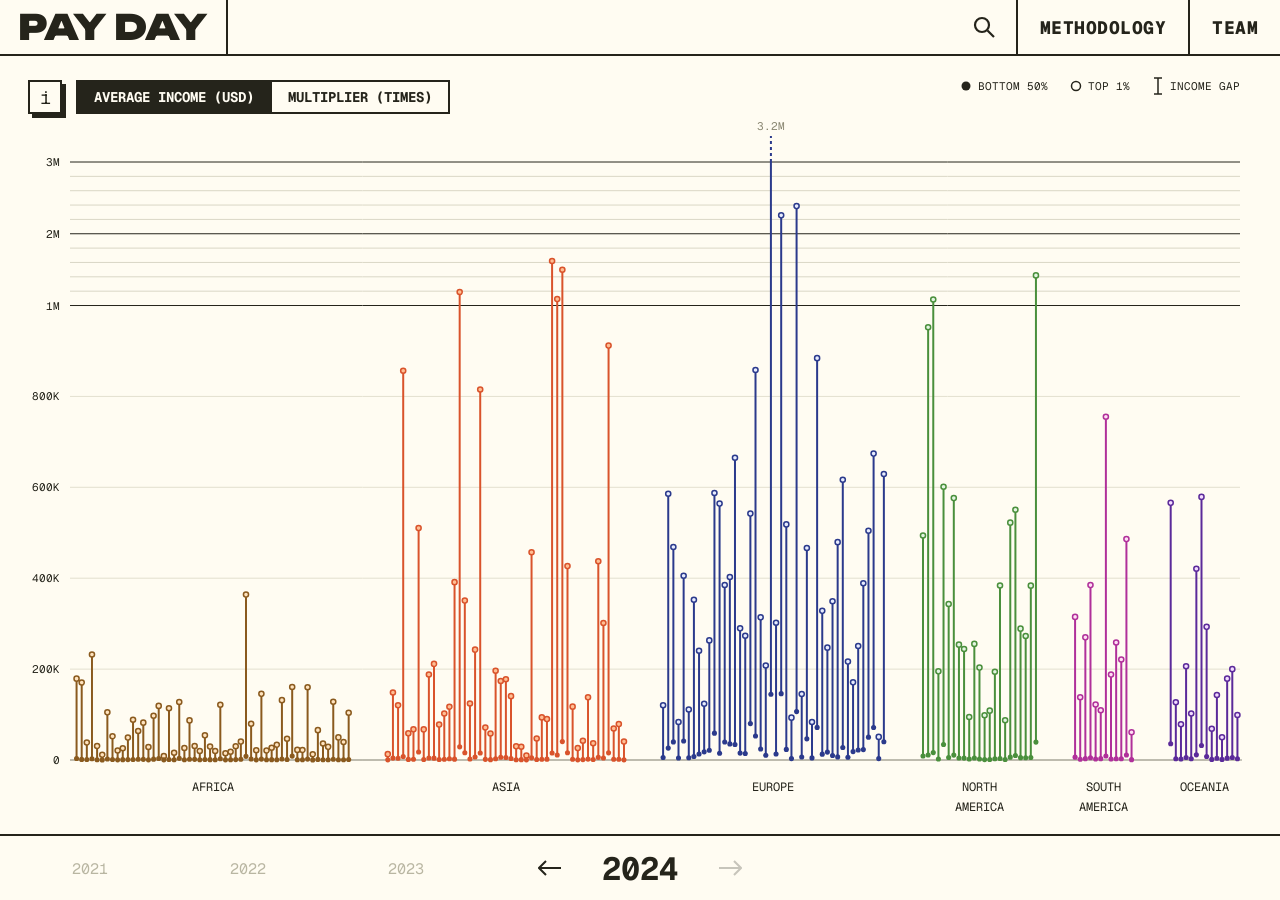
<file: index.html>
<!doctype html>
<html lang="en">
<head>
  <meta charset="utf-8">
  <title>PAY DAY</title>

  <link href="https://fonts.googleapis.com/css2?family=Geist+Mono:ital,wght@0,100..900;1,100..900&family=Unbounded:wght@200..900&display=swap" rel="stylesheet">
  <link rel="stylesheet" href="style.css">

  <script src="libraries/p5.min.js"></script>
  <script src="libraries/p5.sound.min.js"></script>
  <script src="sketch.js"></script>
</head>
<body>
  <!-- titolo + ricerca + bottoni -->
  <header>
    <h1>PAY DAY</h1>
    <div class="toolbar">
      <div id="searchBox">
        <input id="searchInput" placeholder="Country...">
        <button class="round-button" id="searchButton" aria-label="search">
          <svg width="24" height="24" viewBox="0 0 24 24" fill="none" stroke="currentColor" stroke-width="2.2"><circle cx="10" cy="10" r="7"/><path d="M15.5 15.5L22 22"/></svg>
        </button>
      </div>
      <button class="pill-button" onclick="methodologyDialog.showModal()">METHODOLOGY</button>
      <button class="pill-button" onclick="teamDialog.showModal()">TEAM</button>
    </div>
  </header>

  <!-- il canvas di p5 finisce dentro #chartBox -->
  <div id="scrollBox">
    <div id="chartBox"></div>

    <button class="info-button" onclick="infoBox.classList.add('open'); this.style.display='none'">i</button>
    <div class="info-box" id="infoBox">
      <p>Each country is a line between two groups: the poorest 50% (filled dot) and the richest 1% (empty circle). The <b>length of the line is the income gap</b>: <b>Income gap = Top 1% − Bottom 50%</b>. Use the two buttons at the top to switch between the <b>income in USD</b> and the <b>multiplier</b>: in the multiplier view the poorest 50% is always 1x and the line shows <b>how many times</b> the top 1% earns more (<b>Top 1% ÷ Bottom 50%</b>). Hover a country for details, click it to open the country page.</p>
      <p style="display:flex; align-items:center; gap:10px;">
        <svg width="24" height="56" viewBox="0 0 24 56" fill="none" stroke="currentColor" stroke-width="1.5"><path d="M12 8V47"/><circle cx="12" cy="7" r="4.5" fill="var(--bg)"/><circle cx="12" cy="49" r="4.5" fill="currentColor" stroke="none"/></svg>
        <span>the longer the line, the bigger the distance between the two groups</span>
      </p>
      <button onclick="infoBox.classList.remove('open'); document.querySelector('.info-button').style.display='block'">Close</button>
    </div>
    <div class="mode-toggle">
      <button class="mode-button active" id="usdButton">AVERAGE INCOME (USD)</button>
      <button class="mode-button" id="timesButton">MULTIPLIER (TIMES)</button>
    </div>
  </div>

  <!-- barra degli anni (la riempie drawYearBar nello sketch) -->
  <div id="yearBar"></div>

  <!-- tooltip: lo muove lo sketch -->
  <div id="tooltip"></div>

  <dialog id="methodologyDialog" onclick="if (event.target == this) this.close()">
    <form method="dialog"><button class="close-button">x</button></form>
    <h3>Methodology</h3>
    <p>Each country is drawn as a line between the average post-tax income (USD) of the poorest 50% (<code>avg_posttax_usd_bottom50</code>, filled dot) and of the richest 1% (<code>avg_posttax_usd_top1</code>, empty circle). The length of the line is the <b>income gap</b> between the two. The multiplier view fixes the poorest 50% at 1x and puts the empty circle at <b>Top 1% ÷ Bottom 50%</b>, i.e. how many times the richest 1% earns the poorest 50%.</p>
    <ul>
      <li>The vertical axis is linear but in two stretches. In USD: 0 to 1M uses most of the height, 1M to 3M is compressed. In multiplier: 1x to 100x uses most of the height, 100x to 200x is compressed. When the top 1% goes beyond the top of the axis the line is cut and continues dashed, with the value written on top.</li>
      <li>2000-2024, countries grouped by continent, alphabetical.</li>
      <li>Hover a country for the exact values and the income gap, click it to open the country specific page.</li>
      <li>Use the left / right arrow keys or the year bar to change year.</li>
    </ul>
  </dialog>

  <dialog id="teamDialog" onclick="if (event.target == this) this.close()">
    <form method="dialog"><button class="close-button">x</button></form>
    <h3>Team</h3>
    <p>TODO: inserire nomi e ruoli del team</p>
  </dialog>
</body>
</html>
</file>
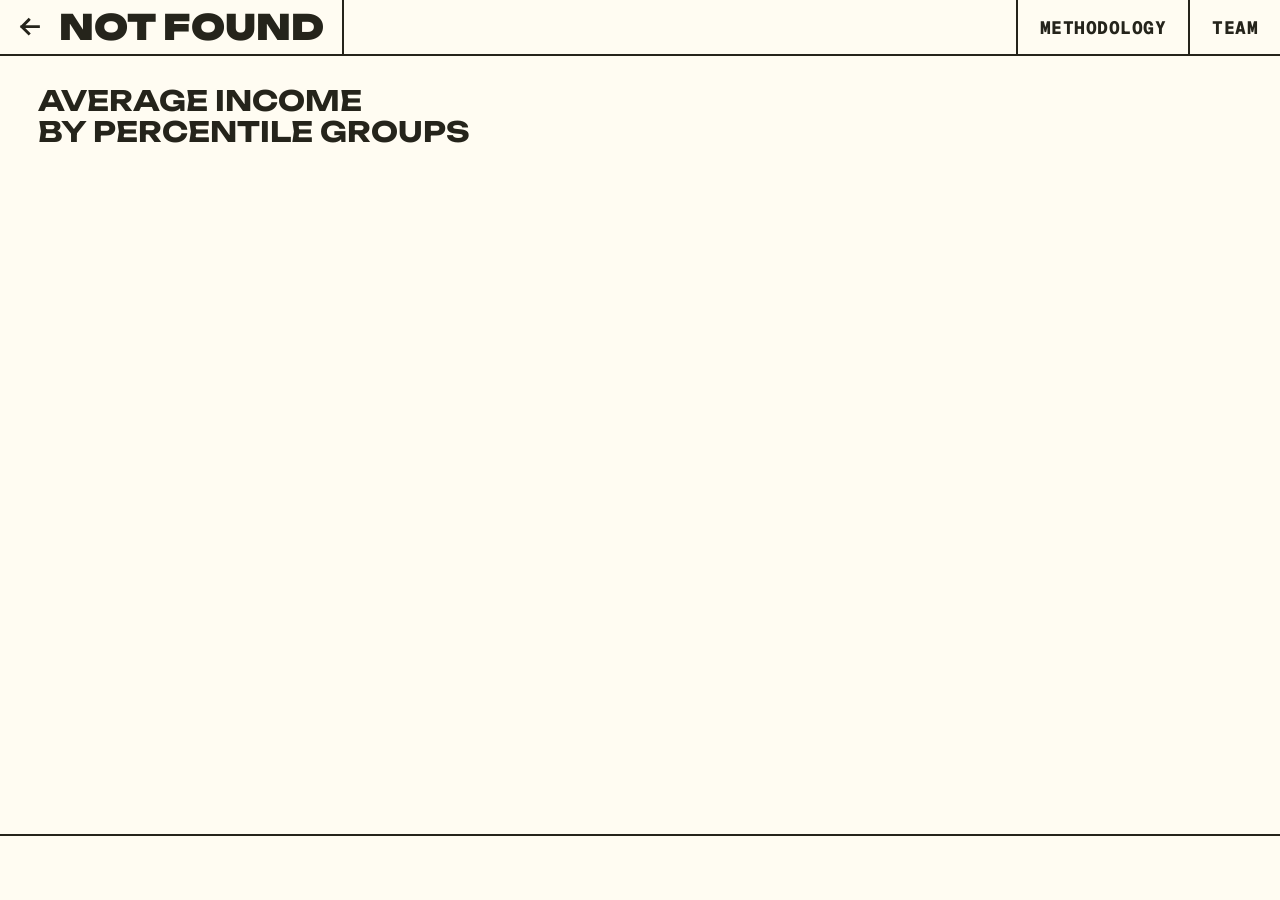
<file: country.html>
<!doctype html>
<html lang="en">
<head>
  <meta charset="utf-8">
  <title>PAY DAY - country</title>

  <link href="https://fonts.googleapis.com/css2?family=Geist+Mono:ital,wght@0,100..900;1,100..900&family=Unbounded:wght@200..900&display=swap" rel="stylesheet">
  <link rel="stylesheet" href="style.css">

  <script src="libraries/p5.min.js"></script>
  <script src="country.js"></script>
</head>
<body class="country-page">
  <!-- freccia indietro + nome paese + bottoni -->
  <header>
  <div class="title-row">
    <a class="back-arrow" href="index.html" aria-label="Back">
      <svg viewBox="0 0 24 24" fill="none" stroke="currentColor" stroke-width="3" stroke-linecap="square" stroke-linejoin="miter">
        <path d="M21 12H4M11 5l-7 7 7 7"/>
      </svg>
    </a>
    <h1 id="countryName">PAY DAY</h1>
  </div>
  <div class="toolbar">
    <button class="pill-button" onclick="methodologyDialog.showModal()">METHODOLOGY</button>
    <button class="pill-button" onclick="teamDialog.showModal()">TEAM</button>
  </div>
</header>

  <h2 class="detail-title">AVERAGE INCOME <br/> BY PERCENTILE GROUPS</h2>
  <p class="detail-sub" id="subtitle"></p>

  <!-- il canvas di p5 finisce dentro #chartBox -->
  <div id="scrollBox"><div id="chartBox"></div></div>

  <!-- barra degli anni (la riempie drawYearBar nello sketch) -->
  <div id="yearBar"></div>

  <!-- finestre: si aprono con showModal(), si chiudono con la x, Esc o un click fuori -->
  <dialog id="methodologyDialog" onclick="if (event.target == this) this.close()">
    <form method="dialog"><button class="close-button">x</button></form>
    <h3>Methodology</h3>
    <p>Each bar is one country. For the selected year its height is the <b>difference</b> between the average post-tax income (USD) of the richest 1% (<code>avg_posttax_usd_top1</code>) and of the poorest 50% (<code>avg_posttax_usd_bottom50</code>).</p>
    <ul>
      <li>The vertical axis is linear but in two stretches: 0 to 1M uses most of the height, 1M to 3M is compressed. Bars above 3M are cut and continue dashed, with their value written on top.</li>
      <li>2000-2024, countries grouped by continent, alphabetical.</li>
      <li>Hover a bar for the exact values, click it to open the country specific page.</li>
      <li>Use the left / right arrow keys or the year bar to change year.</li>
    </ul>
  </dialog>

  <dialog id="teamDialog" onclick="if (event.target == this) this.close()">
    <form method="dialog"><button class="close-button">x</button></form>
    <h3>Team</h3>
    <p>TODO: inserire nomi e ruoli del team</p>
  </dialog>
</body>
</html>
</file>
<file: style.css>
/* colori e font: valgono per tutta la pagina */
:root {
  --ink: #25241B;
  --bg: #FFFCF2;
  --title: 'Unbounded', sans-serif;
  --h1-size: 35px;
  --info-left: 28px;   /* posizione del bottone "i" */
  --info-top: 24px;
  --info-size: 34px;
}

* { box-sizing: border-box; }

body {
  margin: 0;
  height: 100vh;
  min-width: 1100px;
  padding: 0;
  display: flex;
  flex-direction: column;
  background: var(--bg);
  color: var(--ink);
  font: 14px 'Geist Mono', monospace;
}

button { font: inherit; color: inherit; }
h1 { margin: 0; font: 900 var(--h1-size) var(--title); }
canvas { display: block; }

/* intestazione: una riga con linea sotto, titolo | ricerca | METHODOLOGY | TEAM */
header {
  display: flex;
  align-items: stretch;
  justify-content: space-between;
  height: 56px;
  border-bottom: 2px solid var(--ink);
}
header h1 { display: flex; align-items: center; padding: 0 18px; border-right: 2px solid var(--ink); }
.toolbar { display: flex; align-items: stretch; }

/* bottoni dell'intestazione: niente ombra, separati da linee verticali */
.pill-button, .round-button {
  display: flex;
  align-items: center;
  padding: 0 22px;
  font-weight: 800;
  font-size: 18px;
  letter-spacing: .5px;
  background: none;
  border: 0;
  cursor: pointer;
}
.pill-button { border-left: 2px solid var(--ink); }
.round-button { padding: 0 20px; }

/* hover: colori invertiti (riempimento = colore del testo, testo = colore dello sfondo) e testo sottolineato */
.pill-button, .round-button, .info-button { transition: background .15s, color .15s; }
.pill-button:hover, .round-button:hover, .info-button:hover {
  background: var(--ink);
  color: var(--bg);
  text-decoration: underline;
  text-underline-offset: 4px;
  text-decoration-thickness: 2px;
}

/* ricerca: parte chiusa (width 0), la classe .open la apre */
#searchBox { display: flex; align-items: stretch; }
#searchInput {
  width: 0; opacity: 0; padding: 4px 0;
  border: 0; border-bottom: 2px solid var(--ink);
  background: none; font: inherit; outline: none;
  /* animazione: si allarga verso sinistra partendo dalla lente (e si richiude allo stesso modo) */
  transition: width .4s cubic-bezier(.2, .8, .2, 1), padding .4s cubic-bezier(.2, .8, .2, 1), opacity .25s ease;
}
#searchBox.open #searchInput { width: 220px; opacity: 1; padding: 4px 6px; }

/* grafico */
#scrollBox { position: relative; flex: 1; min-height: 0; overflow: hidden; }
#chartBox { position: absolute; inset: 0; }

/* bottone "i" e riquadro introduttivo */
.info-button {
  position: absolute; top: var(--info-top); left: var(--info-left); z-index: 2;
  width: var(--info-size); height: var(--info-size);
  font-size: 18px; background: var(--bg);
  border: 2px solid var(--ink); box-shadow: 4px 4px 0 var(--ink);
  cursor: pointer;
}
.info-box {
  display: none;
  position: absolute; top: var(--info-top); left: var(--info-left); z-index: 3;
  width: 400px; padding: 16px 22px;
  background: var(--bg); border: 2px solid var(--ink); box-shadow: 5px 5px 0 var(--ink);
}
.info-box.open { display: block; }

/* sottotitolo accanto al bottone "i" (sparisce quando il riquadro e' aperto) */
.chart-subtitle {
  position: absolute; z-index: 1;
  top: var(--info-top);
  left: calc(var(--info-left) + var(--info-size) + 14px);   /* 14px = distanza dal bottone */
  height: var(--info-size);
  display: flex; align-items: center;
  font: 700 16px 'Geist Mono', monospace;
  pointer-events: none;
}
.info-box.open ~ .chart-subtitle { display: none; }

/* bottoni USD / MULTIPLIER: al posto del sottotitolo, accanto al bottone "i" (sparisce quando il riquadro e' aperto) */
.mode-toggle {
  position: absolute; z-index: 1;
  top: var(--info-top);
  left: calc(var(--info-left) + var(--info-size) + 14px);
  height: var(--info-size);
  display: flex; align-items: stretch;
}
.info-box.open ~ .mode-toggle { display: none; }
.mode-button {
  padding: 0 16px;
  font: 700 14px 'Geist Mono', monospace;
  background: var(--bg); border: 2px solid var(--ink);
  cursor: pointer;
  transition: background .15s, color .15s;
}
.mode-button + .mode-button { border-left: 0; }
/* scelto e hover: colori invertiti, come gli altri bottoni */
.mode-button.active, .mode-button:hover {
  background: var(--ink); color: var(--bg);
}
.mode-button:hover { text-decoration: underline; text-underline-offset: 4px; text-decoration-thickness: 2px; }
.info-box p { margin: 0 0 14px; }
.info-box button { padding: 0; border: 0; background: none; text-decoration: underline; color: #8B8873; cursor: pointer; }

/* barra anni, con linea sopra */
#yearBar { display: flex; justify-content: space-between; align-items: center; min-height: 66px; padding: 0 60px; border-top: 2px solid var(--ink); }

.year-button { min-width: 60px; padding: 6px; border: 0; background: none; font-size: 15px; color: #b9b6a2; cursor: pointer; }
.year-button.empty { visibility: hidden; }

.current-year { display: flex; align-items: center; gap: 36px; }
.year-number { font-size: 32px; font-weight: 700; }

.year-arrow { display: flex; padding: 4px; border: 0; background: none; cursor: pointer; }
.year-arrow:disabled { opacity: .25; cursor: default; }

/* tooltip */
#tooltip {
  position: fixed; z-index: 10;
  width: 232px; padding: 18px 20px;
  pointer-events: none; opacity: 0;
  background: var(--bg);
  border: 2px solid var(--ink);
  box-shadow: 5px 5px 0 var(--ink);
  font-size: 13px; line-height: 1.25;
}
#tooltip.visible { opacity: 1; }
#tooltip .tt-name { font: 700 17px var(--title); margin-bottom: 12px; }
#tooltip .tt-row { margin-top: 8px; }
#tooltip .tt-row b { display: block; font-weight: 800; }
/* riga dell'income gap: blocco a colori invertiti, a filo con i bordi del riquadro */
#tooltip .tt-gap { margin: 14px -20px -18px; padding: 10px 20px; background: var(--ink); color: var(--bg); }

/* finestre */
dialog { max-width: 560px; padding: 28px 32px; line-height: 1.5; color: var(--ink); background: var(--bg); border: 2.5px solid var(--ink); }
dialog::backdrop { background: rgba(37, 36, 27, .55); }
dialog h3 { margin: 0 0 10px; font: 400 22px var(--title); }
dialog .close-button { position: absolute; top: 10px; right: 14px; border: 0; background: none; font-size: 22px; cursor: pointer; }

/* pagina di dettaglio del paese */
.detail-title { margin: 30px 0 0 38px; font: 700 28px var(--title); line-height: 1.1; }
.detail-sub { margin: 10px 0 0 38px; min-height: 1.5em; color: #272318; }
.detail-sub b { color: var(--ink); }

.title-row { display: flex; align-items: center; gap: 16px; }
.back-arrow { display: block; color: var(--ink); line-height: 0; }
.back-arrow svg { display: block; width: calc(var(--h1-size) * 2 / 3); height: calc(var(--h1-size) * 2 / 3); }
.back-arrow:hover { transform: translateX(-3px); }

.country-page #scrollBox { width: 60vw; margin-left: 20px; }   /* i numeri (1%, 10%...) partono piu' dentro */
.country-page header { padding-top: 0; }   /* stessa altezza dell'header dell'index: i bottoni e il loro hover riempiono tutto lo spazio */
.country-page .title-row { align-items: stretch; padding-left: 18px; }   /* la linea dopo il nome del paese va da sopra a sotto, come nell'index */
.country-page .back-arrow { display: flex; align-items: center; }
.country-page .title-row h1 { padding-left: 2px; }

/* riquadro GDP SHARE (country.html: lo crea country.js) */
.gdp-panel {
  --panel-shadow: 8px;
  position: absolute;
  padding: 22px 26px 24px;
  color: var(--bg); background: var(--ink);
  border: 2px solid var(--bg); box-shadow: var(--panel-shadow) var(--panel-shadow) 0 var(--ink);
}
.gdp-head { display: flex; align-items: flex-start; justify-content: space-between; gap: 16px; }
.gdp-title { margin: 0; font: 900 28px var(--title); line-height: 1.1; }
.gdp-caption { margin: 12px 0 0; font-size: 15px; font-weight: 600; }
.gdp-pie { display: flex; justify-content: center; margin: 16px 0 18px; }
.gdp-legend { display: flex; flex-direction: column; gap: 10px; margin: 0; padding: 0; list-style: none; }
.gdp-legend-item { display: flex; align-items: center; gap: 14px; font-size: 14px; line-height: 1.3; }
.gdp-dot { flex: 0 0 20px; width: 20px; height: 20px; border-radius: 50%; }

/* bottone "i" del riquadro: stesso hover degli altri bottoni (colori invertiti) */
.gdp-info-button {
  flex: 0 0 auto; width: 40px; height: 40px; padding: 0;
  color: var(--bg); background: transparent;
  border: 2px solid var(--bg); border-radius: 0;
  font-size: 20px; cursor: pointer;
  transition: background .15s, color .15s;
}
.gdp-info-button:hover { background: var(--bg); color: var(--ink); }

/* riquadro che si apre con la "i": copre il riquadro, stile come quello della pagina principale */
.gdp-info-box {
  display: none;
  position: absolute; top: 14px; left: 14px; right: 14px; z-index: 2;
  padding: 16px 20px;
  color: var(--ink); background: var(--bg);
  border: 2px solid var(--ink); box-shadow: 4px 4px 0 var(--ink);
  font-size: 13px; line-height: 1.45;
}
.gdp-info-box.open { display: block; }
.gdp-info-box p { margin: 0 0 12px; }
.gdp-info-close { padding: 0; border: 0; background: none; text-decoration: underline; color: #8B8873; cursor: pointer; }
</file>
